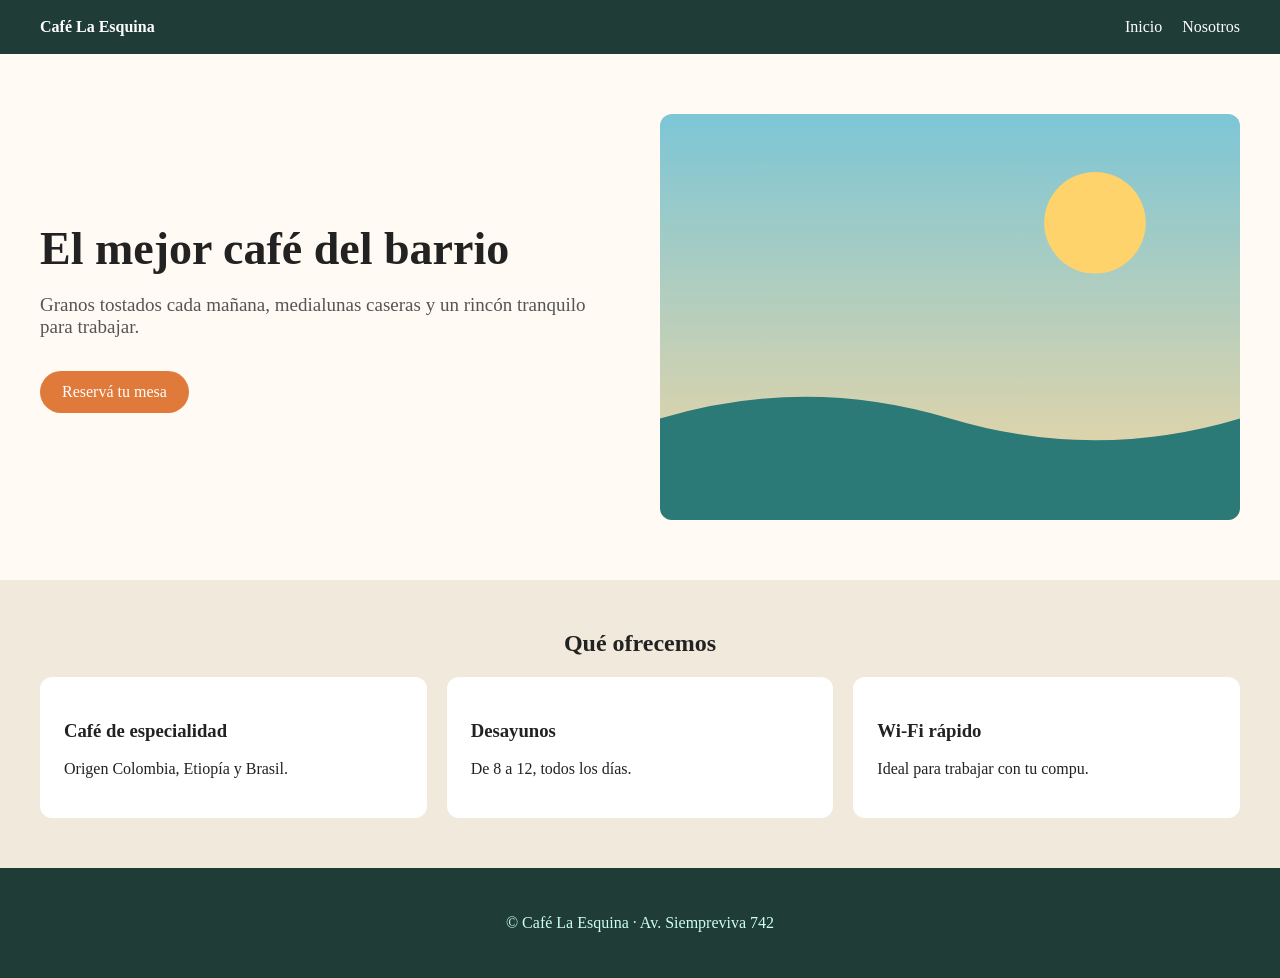
<file: index.html>
<!DOCTYPE html>
<html lang="es">
<head>
<meta charset="utf-8">
<meta name="viewport" content="width=device-width, initial-scale=1">
<title>Café La Esquina</title>
<link rel="stylesheet" href="css/style.css">
</head>
<body>
<header>
  <strong>Café La Esquina</strong>
  <nav><a href="index.html">Inicio</a><a href="nosotros.html">Nosotros</a></nav>
</header>
<section class="hero">
  <div>
    <h1>El mejor café del barrio</h1>
    <p>Granos tostados cada mañana, medialunas caseras y un rincón tranquilo para trabajar.</p>
    <a class="btn" href="https://wa.me/5491100000000">Reservá tu mesa</a>
  </div>
  <img src="img/hero.svg" alt="Vista del café">
</section>
<section class="servicios">
  <h2>Qué ofrecemos</h2>
  <div class="grid">
    <div class="item"><h3>Café de especialidad</h3><p>Origen Colombia, Etiopía y Brasil.</p></div>
    <div class="item"><h3>Desayunos</h3><p>De 8 a 12, todos los días.</p></div>
    <div class="item"><h3>Wi-Fi rápido</h3><p>Ideal para trabajar con tu compu.</p></div>
  </div>
</section>
<footer><p>© Café La Esquina · Av. Siempreviva 742</p></footer>
</body>
</html>
</file>
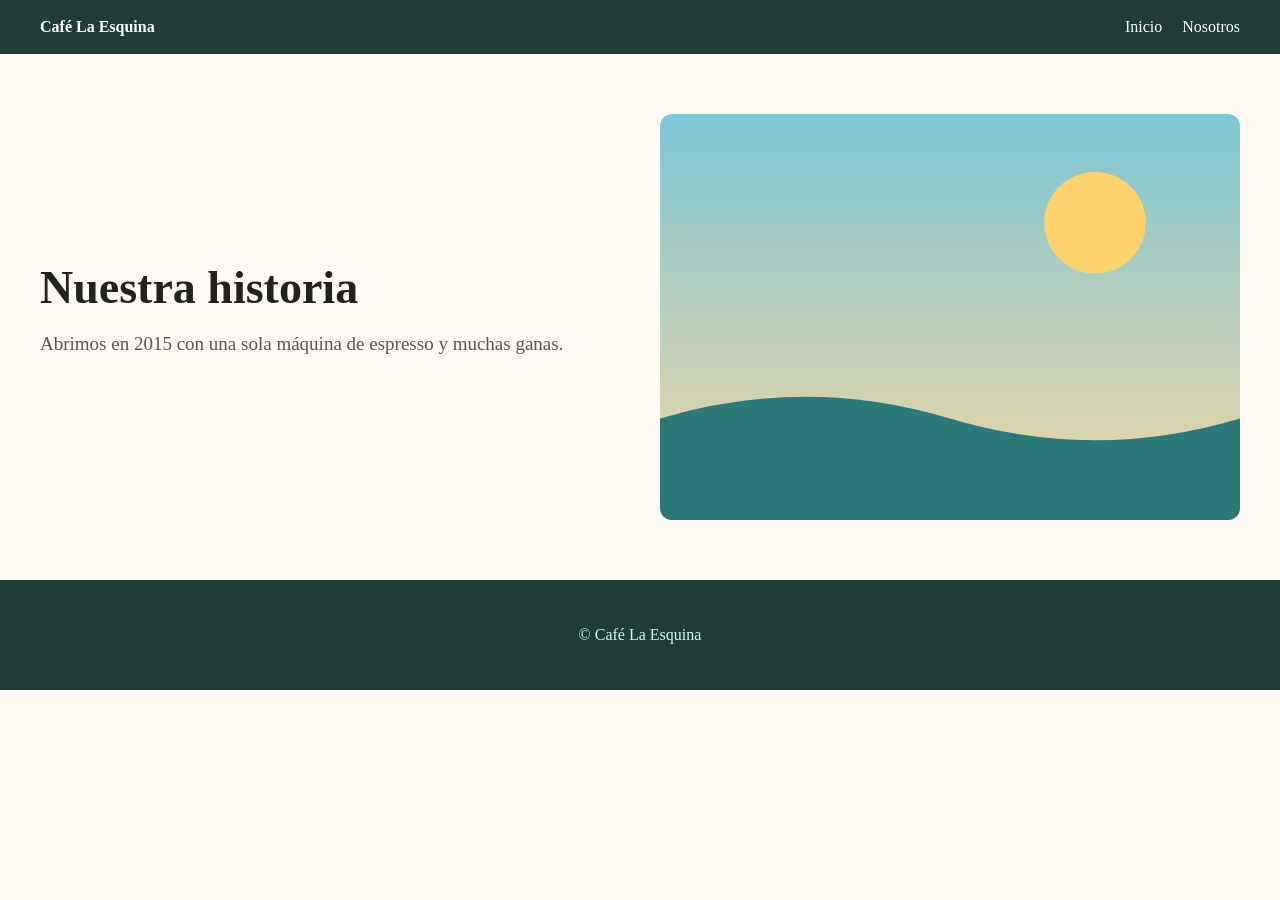
<file: nosotros.html>
<!DOCTYPE html>
<html lang="es">
<head>
<meta charset="utf-8">
<meta name="viewport" content="width=device-width, initial-scale=1">
<title>Nosotros · Café La Esquina</title>
<link rel="stylesheet" href="css/style.css">
</head>
<body>
<header>
  <strong>Café La Esquina</strong>
  <nav><a href="index.html">Inicio</a><a href="nosotros.html">Nosotros</a></nav>
</header>
<section class="hero">
  <div>
    <h1>Nuestra historia</h1>
    <p>Abrimos en 2015 con una sola máquina de espresso y muchas ganas.</p>
  </div>
  <img src="img/hero.svg" alt="El equipo">
</section>
<footer><p>© Café La Esquina</p></footer>
</body>
</html>
</file>
<file: css/style.css>
*{box-sizing:border-box}body{margin:0;font-family:Georgia,serif;color:#222;background:#fffaf3}
header{display:flex;justify-content:space-between;align-items:center;padding:18px 40px;background:#1f3d36;color:#fff}
header nav a{color:#fff;margin-left:20px;text-decoration:none}
.hero{display:grid;grid-template-columns:1fr 1fr;gap:40px;align-items:center;padding:60px 40px}
.hero h1{font-size:46px;margin:0 0 12px}.hero p{font-size:19px;color:#555}
.hero img{width:100%;border-radius:12px}
.btn{display:inline-block;background:#e07a3a;color:#fff;padding:12px 22px;border-radius:30px;text-decoration:none;margin-top:14px}
.servicios{padding:50px 40px;background:#f1e9dc}.servicios h2{text-align:center;margin-top:0}
.grid{display:grid;grid-template-columns:repeat(3,1fr);gap:20px}
.item{background:#fff;padding:24px;border-radius:12px}
footer{padding:30px 40px;text-align:center;background:#1f3d36;color:#cfe}
@media(max-width:700px){.hero,.grid{grid-template-columns:1fr}}
</file>
